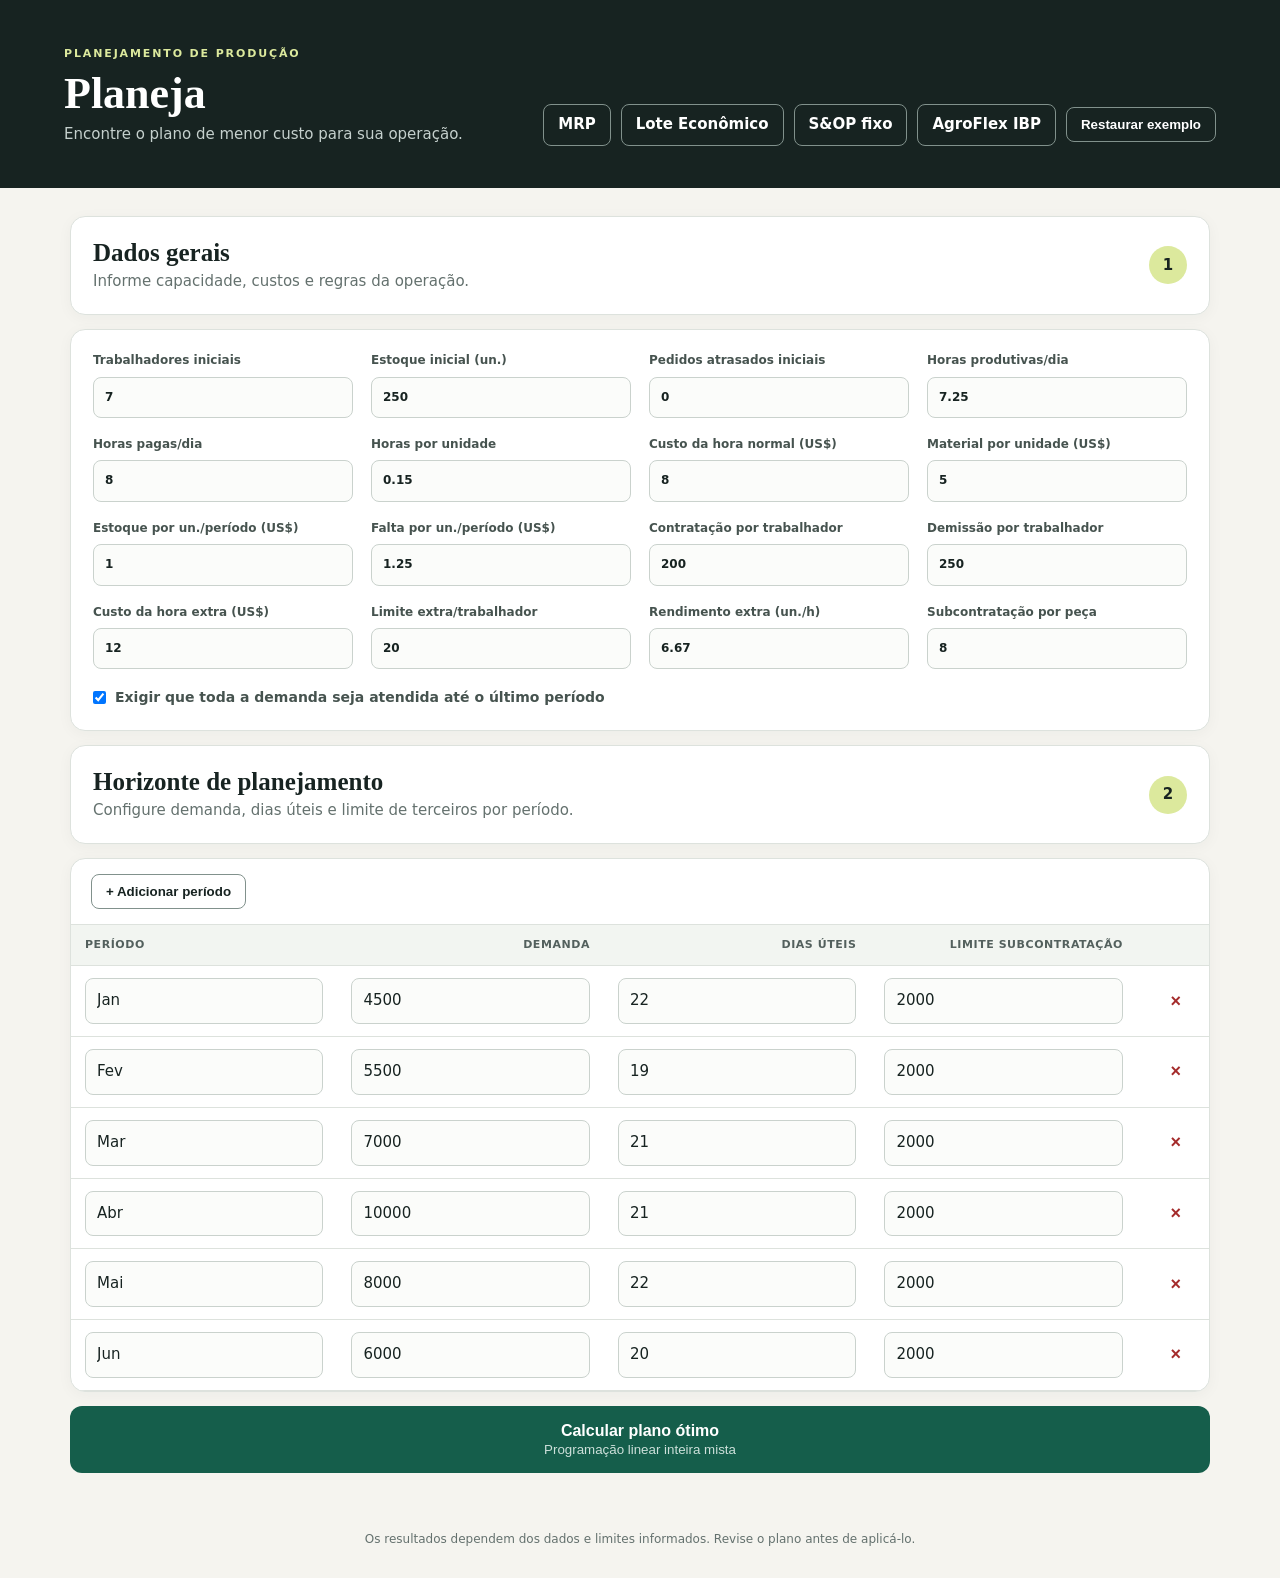
<file: static/index.html>
<!doctype html>
<html lang="pt-BR">
<head>
  <meta charset="utf-8">
  <meta name="viewport" content="width=device-width,initial-scale=1">
  <title>Planeja — Planejamento agregado</title>
  <link rel="stylesheet" href="style.css?v=3">
</head>
<body>
  <header><div><span class="eyebrow">PLANEJAMENTO DE PRODUÇÃO</span><h1>Planeja</h1><p>Encontre o plano de menor custo para sua operação.</p></div><div class="header-actions"><a class="ghost nav-link" href="mrp.html">MRP</a><a class="ghost nav-link" href="eoq.html">Lote Econômico</a><a class="ghost nav-link" href="sop.html">S&OP fixo</a><a class="ghost nav-link" href="ibp.html">AgroFlex IBP</a><button id="example" class="ghost">Restaurar exemplo</button></div></header>
  <main>
    <section class="card intro"><div><h2>Dados gerais</h2><p>Informe capacidade, custos e regras da operação.</p></div><span class="step">1</span></section>
    <form id="planner">
      <section class="card grid fields">
        <label>Trabalhadores iniciais<input name="initial_workers" type="number" min="0" step="1"></label>
        <label>Estoque inicial (un.)<input name="initial_inventory" type="number" min="0" step="any"></label>
        <label>Pedidos atrasados iniciais<input name="initial_backlog" type="number" min="0" step="any"></label>
        <label>Horas produtivas/dia<input name="productive_hours_day" type="number" min="0" step="any"></label>
        <label>Horas pagas/dia<input name="paid_hours_day" type="number" min="0" step="any"></label>
        <label>Horas por unidade<input name="hours_per_unit" type="number" min="0" step="any"></label>
        <label>Custo da hora normal (US$)<input name="regular_hour_cost" type="number" min="0" step="any"></label>
        <label>Material por unidade (US$)<input name="material_unit_cost" type="number" min="0" step="any"></label>
        <label>Estoque por un./período (US$)<input name="holding_unit_cost" type="number" min="0" step="any"></label>
        <label>Falta por un./período (US$)<input name="backlog_unit_cost" type="number" min="0" step="any"></label>
        <label>Contratação por trabalhador<input name="hire_cost" type="number" min="0" step="any"></label>
        <label>Demissão por trabalhador<input name="fire_cost" type="number" min="0" step="any"></label>
        <label>Custo da hora extra (US$)<input name="overtime_hour_cost" type="number" min="0" step="any"></label>
        <label>Limite extra/trabalhador<input name="overtime_limit_worker" type="number" min="0" step="any"></label>
        <label>Rendimento extra (un./h)<input name="overtime_units_hour" type="number" min="0" step="any"></label>
        <label>Subcontratação por peça<input name="subcontract_unit_cost" type="number" min="0" step="any"></label>
        <label class="check"><input name="require_final_service" type="checkbox"> Exigir que toda a demanda seja atendida até o último período</label>
      </section>

      <section class="card intro"><div><h2>Horizonte de planejamento</h2><p>Configure demanda, dias úteis e limite de terceiros por período.</p></div><span class="step">2</span></section>
      <section class="card table-card"><div class="table-actions"><button type="button" id="add" class="ghost">+ Adicionar período</button></div><div class="scroll"><table><thead><tr><th>Período</th><th>Demanda</th><th>Dias úteis</th><th>Limite subcontratação</th><th></th></tr></thead><tbody id="months"></tbody></table></div></section>
      <button class="primary" type="submit"><span>Calcular plano ótimo</span><small>Programação linear inteira mista</small></button>
    </form>

    <section id="results" hidden>
      <section class="card intro"><div><h2>Plano otimizado</h2><p id="result-message"></p></div><span class="step ok">✓</span></section>
      <div id="summary" class="summary"></div>
      <section class="card table-card"><div class="scroll"><table><thead><tr><th>Período</th><th>Equipe</th><th>Contr.</th><th>Dem.</th><th>Produção normal</th><th>Horas extras</th><th>Prod. extra</th><th>Terceiros</th><th>Estoque</th><th>Falta</th><th>Custo</th></tr></thead><tbody id="plan"></tbody></table></div></section>
      <div class="charts">
        <section class="card chart-card"><h2>Custos mensais</h2><p>Custo total de cada período</p><div id="cost-chart" class="chart"></div></section>
        <section class="card chart-card"><h2>Estoque mês a mês</h2><p>Quantidade disponível ao final de cada período</p><div id="inventory-chart" class="chart"></div></section>
      </div>
      <section class="card"><h2>Composição dos custos</h2><div id="costs" class="costs"></div></section>
    </section>
    <div id="error" class="error" hidden></div>
  </main>
  <footer>Os resultados dependem dos dados e limites informados. Revise o plano antes de aplicá-lo.</footer>
  <script src="app.js?v=3"></script>
</body>
</html>
</file>
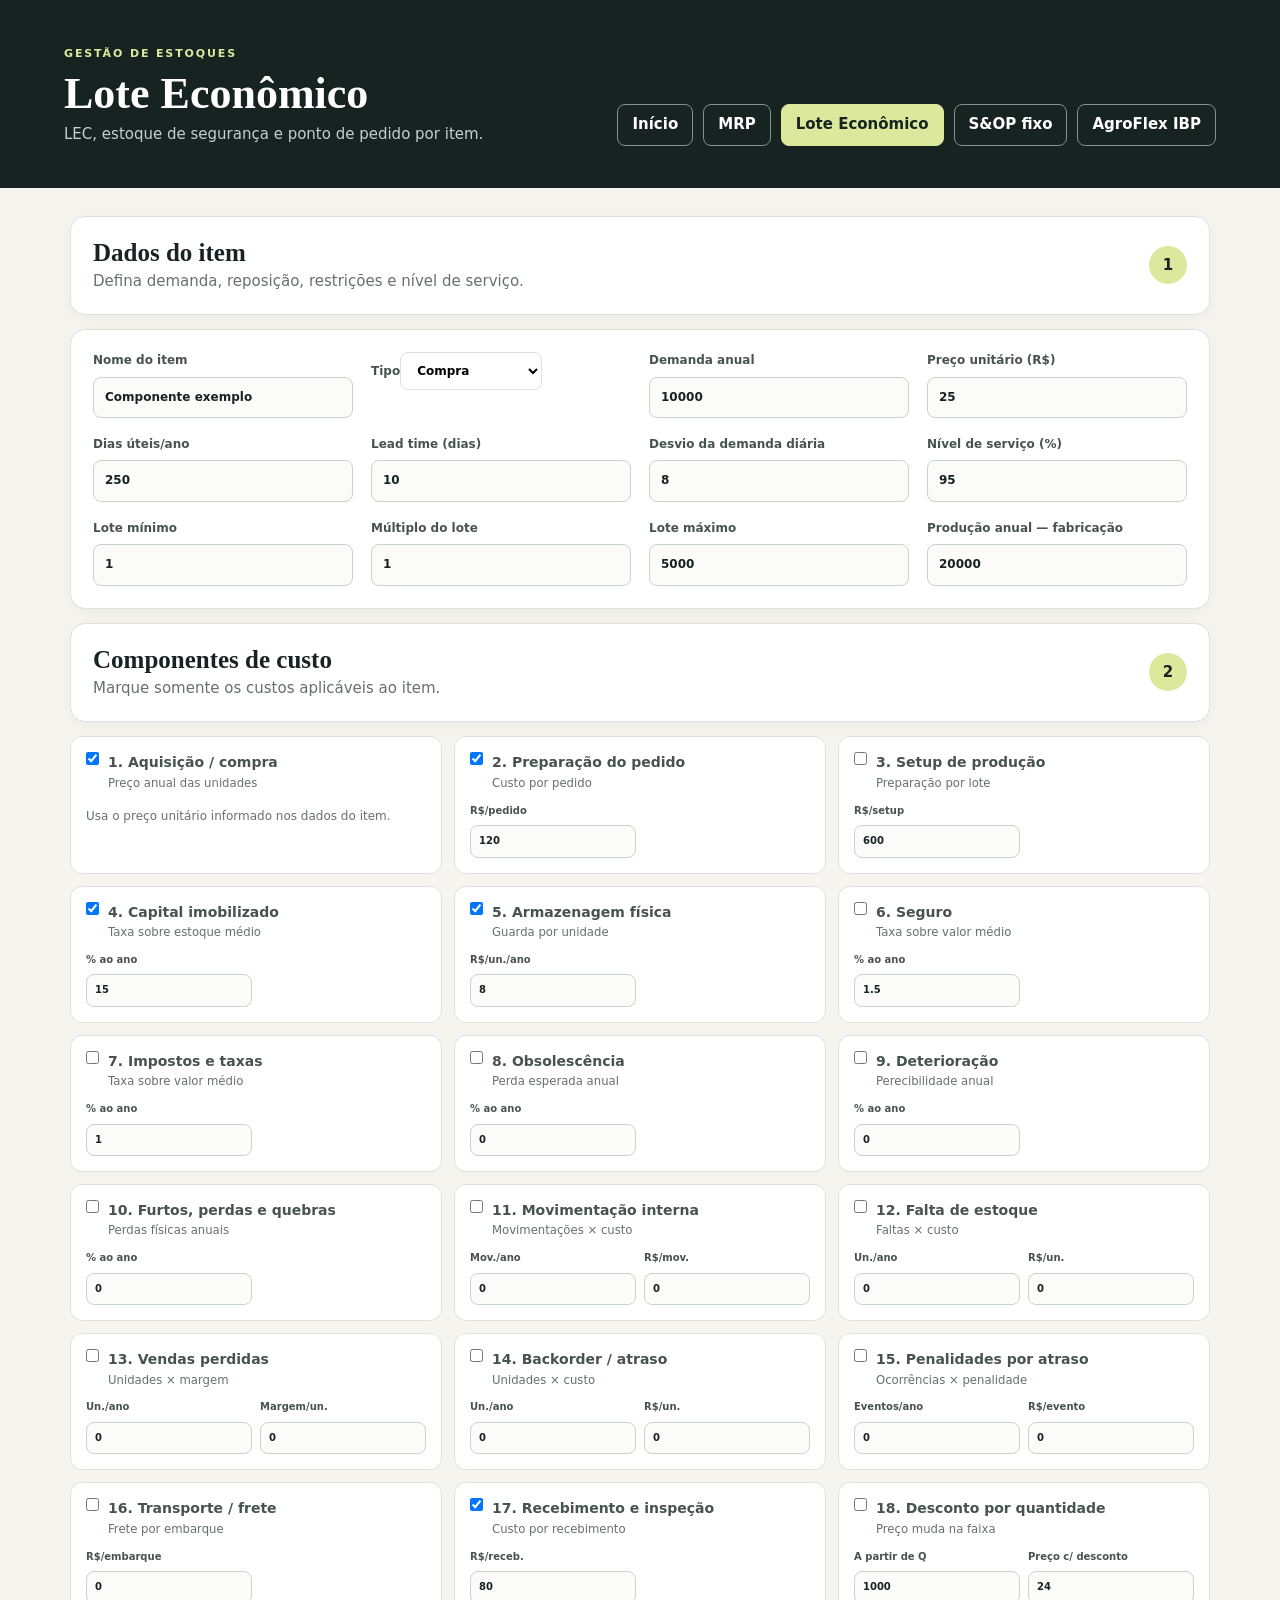
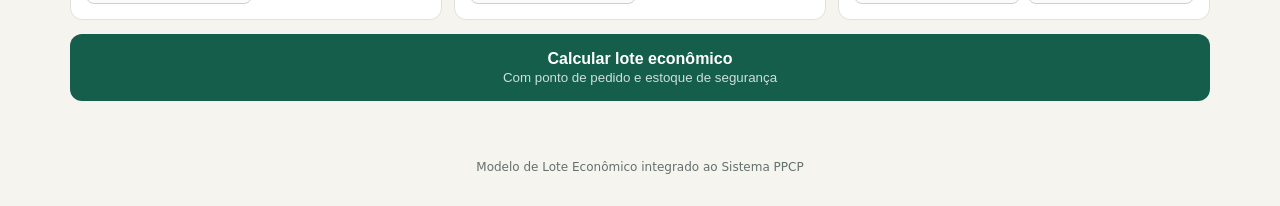
<file: static/eoq.html>
<!doctype html><html lang="pt-BR"><head><meta charset="utf-8"><meta name="viewport" content="width=device-width,initial-scale=1"><title>Lote Econômico — Planeja</title><link rel="stylesheet" href="style.css?v=11"></head><body><header><div><span class="eyebrow">GESTÃO DE ESTOQUES</span><h1>Lote Econômico</h1><p>LEC, estoque de segurança e ponto de pedido por item.</p></div><nav class="header-actions" aria-label="Módulos"><a class="ghost nav-link" href="index.html">Início</a><a class="ghost nav-link" href="mrp.html">MRP</a><a class="ghost nav-link active" href="eoq.html" aria-current="page">Lote Econômico</a><a class="ghost nav-link" href="sop.html">S&OP fixo</a><a class="ghost nav-link" href="ibp.html">AgroFlex IBP</a></nav></header><main>
<section class="card intro"><div><h2>Dados do item</h2><p>Defina demanda, reposição, restrições e nível de serviço.</p></div><span class="step">1</span></section><form id="eoq-form"><section class="card grid fields"><label>Nome do item<input name="item_name" value="Componente exemplo"></label><label>Tipo<select name="item_type"><option>Compra</option><option>Fabricação</option></select></label><label>Demanda anual<input name="annual_demand" type="number" value="10000" min="0"></label><label>Preço unitário (R$)<input name="unit_price" type="number" value="25" min="0"></label><label>Dias úteis/ano<input name="working_days" type="number" value="250" min="1"></label><label>Lead time (dias)<input name="lead_time_days" type="number" value="10" min="0"></label><label>Desvio da demanda diária<input name="daily_demand_sigma" type="number" value="8" min="0"></label><label>Nível de serviço (%)<input name="service_level" type="number" value="95" min="50" max="99.99" step="any"></label><label>Lote mínimo<input name="minimum_lot" type="number" value="1" min="0"></label><label>Múltiplo do lote<input name="lot_multiple" type="number" value="1" min="0.001" step="any"></label><label>Lote máximo<input name="maximum_lot" type="number" value="5000" min="0"></label><label>Produção anual — fabricação<input name="production_rate" type="number" value="20000" min="0"></label></section>
<section class="card intro"><div><h2>Componentes de custo</h2><p>Marque somente os custos aplicáveis ao item.</p></div><span class="step">2</span></section><section id="cost-components" class="cost-components"></section><button class="primary" type="submit"><span>Calcular lote econômico</span><small>Com ponto de pedido e estoque de segurança</small></button></form>
<section id="eoq-results" hidden><section class="card intro"><div><h2>Política recomendada</h2><p id="minimum-test"></p></div><span class="step ok">✓</span></section><div id="eoq-summary" class="summary"></div><div class="charts"><section class="card chart-card chart-wide"><h2>Curva de custos que variam com o lote</h2><p>O gráfico separa o custo de reposição, o custo de manutenção e a soma dos dois.</p><div class="chart-legend"><span><i class="legend-total"></i>Custo relevante total</span><span><i class="legend-order"></i>Reposição</span><span><i class="legend-holding"></i>Manutenção</span><span><i class="legend-optimum"></i>Lote ótimo</span></div><div id="eoq-chart" class="chart eoq-curve"></div><div class="chart-guide"><strong>Como ler:</strong><span><b>← Esquerda:</b> lotes pequenos, mais pedidos por ano e maior custo de reposição.</span><span><b>Centro:</b> encontro econômico entre pedir e manter estoque.</span><span><b>Direita →:</b> lotes grandes, estoque médio maior e maior custo de manutenção.</span></div><p class="note">O eixo horizontal representa unidades por lote. O eixo vertical representa R$ por ano. Aquisição e outros custos anuais constantes aparecem na composição abaixo, mas não entram nesta escala porque não mudam com o tamanho do lote.</p></section></div><section class="card"><h2>Composição do custo anual</h2><div id="eoq-costs" class="costs"></div><p id="eoq-assumption" class="note"></p></section></section><div id="error" class="error" hidden></div></main><footer>Modelo de Lote Econômico integrado ao Sistema PPCP</footer><script src="eoq.js?v=12"></script></body></html>
</file>
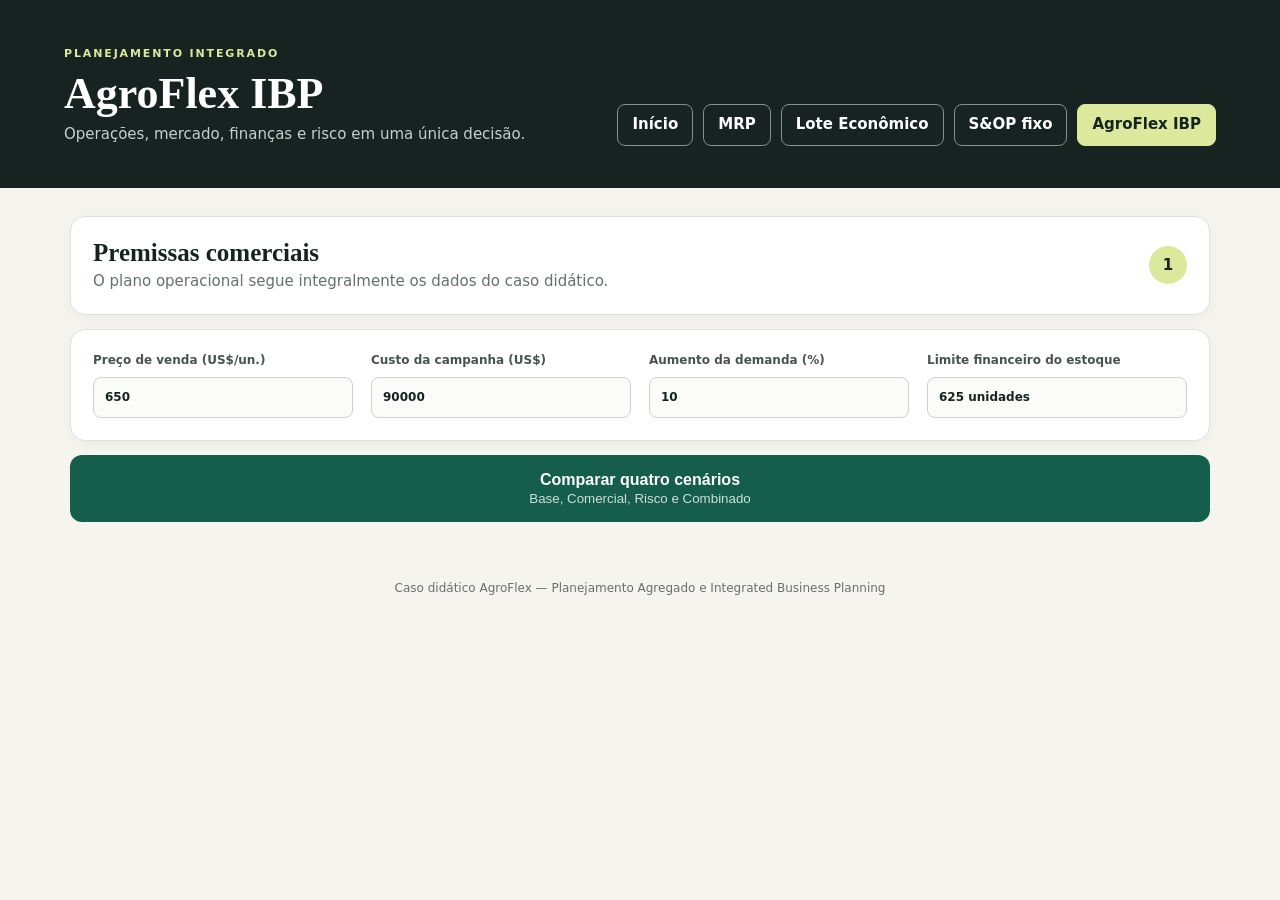
<file: static/ibp.html>
<!doctype html><html lang="pt-BR"><head><meta charset="utf-8"><meta name="viewport" content="width=device-width,initial-scale=1"><title>AgroFlex IBP — Planeja</title><link rel="stylesheet" href="style.css?v=9"></head><body>
<header><div><span class="eyebrow">PLANEJAMENTO INTEGRADO</span><h1>AgroFlex IBP</h1><p>Operações, mercado, finanças e risco em uma única decisão.</p></div><nav class="header-actions" aria-label="Módulos"><a class="ghost nav-link" href="index.html">Início</a><a class="ghost nav-link" href="mrp.html">MRP</a><a class="ghost nav-link" href="eoq.html">Lote Econômico</a><a class="ghost nav-link" href="sop.html">S&OP fixo</a><a class="ghost nav-link active" href="ibp.html" aria-current="page">AgroFlex IBP</a></nav></header>
<main><section class="card intro"><div><h2>Premissas comerciais</h2><p>O plano operacional segue integralmente os dados do caso didático.</p></div><span class="step">1</span></section>
<form id="ibp-form"><section class="card grid fields"><label>Preço de venda (US$/un.)<input name="sale_price" type="number" value="650" min="0"></label><label>Custo da campanha (US$)<input name="campaign_cost" type="number" value="90000" min="0"></label><label>Aumento da demanda (%)<input name="campaign_increase" type="number" value="10" min="0"></label><label>Limite financeiro do estoque<input value="625 unidades" disabled></label></section><button class="primary" type="submit"><span>Comparar quatro cenários</span><small>Base, Comercial, Risco e Combinado</small></button></form>
<section id="ibp-results" hidden><section class="card intro"><div><h2>Comparação executiva</h2><p id="recommendation"></p></div><span class="step ok">✓</span></section><div id="scenario-cards" class="scenario-cards"></div><section class="card table-card"><div class="scroll"><table><thead><tr><th>Cenário</th><th>Demanda</th><th>Custo operacional</th><th>Receita</th><th>Campanha</th><th>Resultado econômico</th><th>Estoque máximo</th><th>Falta máxima</th><th>Contratações</th><th>Horas extras</th><th>Terceiros</th></tr></thead><tbody id="comparison"></tbody></table></div></section><section class="card"><div class="scenario-head"><div><h2>Plano mensal</h2><p>Selecione o cenário para examinar as decisões.</p></div><select id="scenario-select"></select></div><div class="scroll"><table><thead><tr><th>Mês</th><th>Demanda</th><th>Equipe</th><th>Contr.</th><th>Dem.</th><th>Prod. normal</th><th>HE (h)</th><th>Terceiros</th><th>Estoque</th><th>Falta</th><th>Custo</th></tr></thead><tbody id="monthly"></tbody></table></div></section></section><div id="error" class="error" hidden></div></main><footer>Caso didático AgroFlex — Planejamento Agregado e Integrated Business Planning</footer><script src="ibp.js?v=4"></script></body></html>
</file>
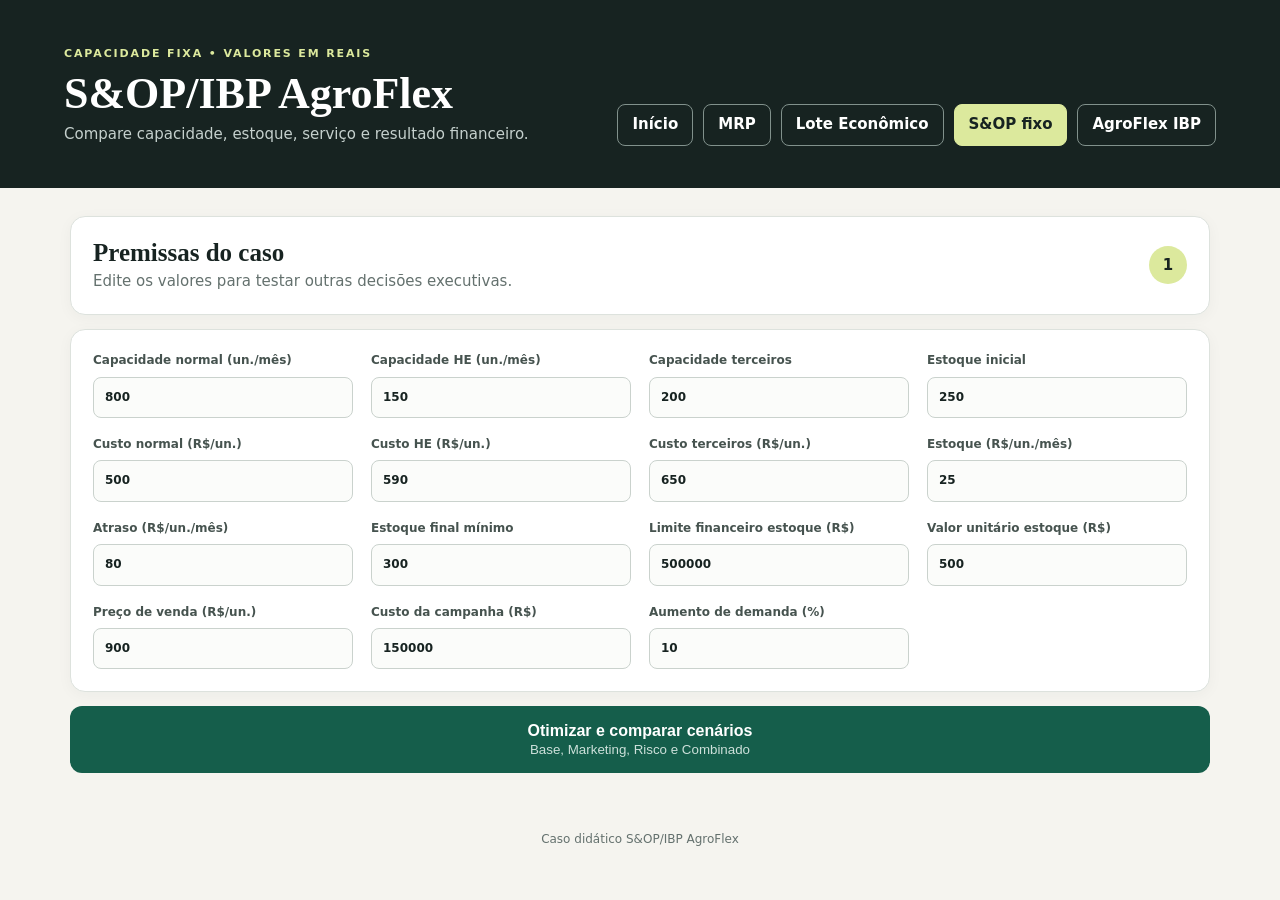
<file: static/sop.html>
<!doctype html><html lang="pt-BR"><head><meta charset="utf-8"><meta name="viewport" content="width=device-width,initial-scale=1"><title>S&OP/IBP AgroFlex</title><link rel="stylesheet" href="style.css?v=11"></head><body><header><div><span class="eyebrow">CAPACIDADE FIXA • VALORES EM REAIS</span><h1>S&OP/IBP AgroFlex</h1><p>Compare capacidade, estoque, serviço e resultado financeiro.</p></div><nav class="header-actions" aria-label="Módulos"><a class="ghost nav-link" href="index.html">Início</a><a class="ghost nav-link" href="mrp.html">MRP</a><a class="ghost nav-link" href="eoq.html">Lote Econômico</a><a class="ghost nav-link active" href="sop.html" aria-current="page">S&OP fixo</a><a class="ghost nav-link" href="ibp.html">AgroFlex IBP</a></nav></header><main>
<section class="card intro"><div><h2>Premissas do caso</h2><p>Edite os valores para testar outras decisões executivas.</p></div><span class="step">1</span></section>
<form id="sop-form"><section class="card grid fields">
<label>Capacidade normal (un./mês)<input name="normal_capacity" type="number" value="800" min="0"></label><label>Capacidade HE (un./mês)<input name="overtime_capacity" type="number" value="150" min="0"></label><label>Capacidade terceiros<input name="outsource_capacity" type="number" value="200" min="0"></label><label>Estoque inicial<input name="initial_inventory" type="number" value="250" min="0"></label>
<label>Custo normal (R$/un.)<input name="normal_cost" type="number" value="500" min="0"></label><label>Custo HE (R$/un.)<input name="overtime_cost" type="number" value="590" min="0"></label><label>Custo terceiros (R$/un.)<input name="outsource_cost" type="number" value="650" min="0"></label><label>Estoque (R$/un./mês)<input name="holding_cost" type="number" value="25" min="0"></label>
<label>Atraso (R$/un./mês)<input name="backlog_cost" type="number" value="80" min="0"></label><label>Estoque final mínimo<input name="final_inventory" type="number" value="300" min="0"></label><label>Limite financeiro estoque (R$)<input name="stock_limit_value" type="number" value="500000" min="0"></label><label>Valor unitário estoque (R$)<input name="inventory_unit_value" type="number" value="500" min="1"></label>
<label>Preço de venda (R$/un.)<input name="sale_price" type="number" value="900" min="0"></label><label>Custo da campanha (R$)<input name="campaign_cost" type="number" value="150000" min="0"></label><label>Aumento de demanda (%)<input name="campaign_increase" type="number" value="10" min="0"></label></section><button class="primary" type="submit"><span>Otimizar e comparar cenários</span><small>Base, Marketing, Risco e Combinado</small></button></form>
<section id="sop-results" hidden><section class="card intro"><div><h2>Resultado executivo</h2><p id="sop-recommendation"></p></div><span class="step ok">✓</span></section><div id="sop-cards" class="scenario-cards"></div><section class="card table-card"><div class="scroll"><table><thead><tr><th>Cenário</th><th>Demanda</th><th>Custo</th><th>Receita</th><th>Campanha</th><th>Resultado</th><th>Utilização normal</th><th>Estoque máx.</th><th>Backlog máx.</th></tr></thead><tbody id="sop-comparison"></tbody></table></div></section><section class="card"><div class="scenario-head"><div><h2>Plano mensal otimizado</h2><p id="sop-assumption"></p></div><select id="sop-select"></select></div><div class="scroll"><table><thead><tr><th>Mês</th><th>Demanda</th><th>Normal</th><th>Utilização</th><th>HE</th><th>Terceiros</th><th>Estoque</th><th>Atraso</th><th>Custo</th></tr></thead><tbody id="sop-monthly"></tbody></table></div></section><div class="charts"><section class="card chart-card"><h2>Custo mensal</h2><p>Custo operacional do plano em cada mês</p><div id="sop-cost-chart" class="chart"></div></section><section class="card chart-card"><h2>Receita mensal</h2><p>Demanda mensal multiplicada pelo preço de venda</p><div id="sop-revenue-chart" class="chart revenue-chart"></div></section><section class="card chart-card chart-wide"><h2>Resultado mensal</h2><p>Receita menos custo operacional; a campanha é contabilizada em maio</p><div id="sop-result-chart" class="chart result-chart"></div></section></div></section><div id="error" class="error" hidden></div></main><footer>Caso didático S&OP/IBP AgroFlex</footer><script src="sop.js?v=8"></script></body></html>
</file>
<file: static/style.css>
:root{--ink:#172321;--muted:#64716e;--paper:#f5f4ef;--card:#fff;--green:#155e4b;--lime:#dce99d;--line:#dde2dd;--red:#a42b2b}*{box-sizing:border-box}body{margin:0;background:var(--paper);color:var(--ink);font:15px/1.45 system-ui,-apple-system,Segoe UI,sans-serif}header{background:var(--ink);color:#fff;padding:42px max(5vw,24px);display:flex;align-items:end;justify-content:space-between}header h1{font:700 44px/1 Georgia,serif;margin:8px 0}header p{margin:0;color:#c5d0cd}.eyebrow{color:var(--lime);font-size:11px;letter-spacing:.17em;font-weight:700}main{max-width:1180px;margin:28px auto;padding:0 20px}.card{background:var(--card);border:1px solid var(--line);border-radius:15px;padding:22px;margin:14px 0;box-shadow:0 3px 15px #25332d0a}.intro{display:flex;justify-content:space-between;align-items:center}.intro h2,.card h2{font:700 25px Georgia,serif;margin:0 0 4px}.intro p{margin:0;color:var(--muted)}.step{background:var(--lime);border-radius:50%;display:grid;place-items:center;width:38px;height:38px;font-weight:800}.step.ok{background:var(--green);color:#fff}.grid{display:grid;grid-template-columns:repeat(4,1fr);gap:18px}label{font-size:12px;font-weight:700;color:#46534f}input{display:block;width:100%;margin-top:7px;padding:11px;border:1px solid #cad2cd;border-radius:8px;color:var(--ink);background:#fbfcfa;font:inherit}input:focus{outline:2px solid #8aa896;border-color:transparent}.check{grid-column:1/-1;display:flex;align-items:center;font-size:14px}.check input{width:auto;margin:0 9px 0 0}.table-card{padding:0;overflow:hidden}.table-actions{padding:15px 20px;border-bottom:1px solid var(--line)}.scroll{overflow:auto}table{border-collapse:collapse;width:100%;white-space:nowrap}th,td{padding:12px 14px;border-bottom:1px solid var(--line);text-align:right}th:first-child,td:first-child{text-align:left}th{background:#f2f5f1;color:#53605d;font-size:11px;text-transform:uppercase;letter-spacing:.05em}td input{margin:0;min-width:110px}.ghost,.remove{border:1px solid #81918c;background:transparent;color:inherit;border-radius:8px;padding:9px 14px;font-weight:700;cursor:pointer}.remove{color:var(--red);border:0;font-size:18px}.primary{width:100%;border:0;border-radius:12px;background:var(--green);color:white;padding:16px;cursor:pointer;font-weight:800;font-size:16px}.primary small{display:block;font-weight:400;color:#cde0da;margin-top:2px}.primary:disabled{opacity:.6}.summary{display:grid;grid-template-columns:repeat(4,1fr);gap:12px}.metric{background:var(--ink);color:white;padding:18px;border-radius:12px}.metric span{display:block;color:#aebdb9;font-size:12px}.metric strong{display:block;font:700 24px Georgia,serif;margin-top:5px}.costs{display:grid;grid-template-columns:repeat(4,1fr);gap:12px}.cost{padding:12px;background:#f3f5f1;border-radius:9px}.cost span{color:var(--muted);font-size:12px}.cost strong{display:block;margin-top:3px}.error{position:fixed;bottom:20px;left:50%;transform:translateX(-50%);max-width:700px;background:#8d2424;color:white;padding:15px 20px;border-radius:10px;box-shadow:0 5px 25px #0003}footer{text-align:center;padding:30px;color:var(--muted);font-size:12px}@media(max-width:850px){.grid{grid-template-columns:repeat(2,1fr)}.summary,.costs{grid-template-columns:repeat(2,1fr)}}@media(max-width:520px){header{align-items:start;gap:20px;flex-direction:column}.grid{grid-template-columns:1fr}.summary,.costs{grid-template-columns:1fr}}
.charts{display:grid;grid-template-columns:1fr 1fr;gap:14px}.chart-card{min-width:0}.chart-card h2{margin-bottom:2px}.chart-card>p{margin:0 0 18px;color:var(--muted);font-size:12px}.chart{min-height:260px;width:100%;overflow:hidden}.chart svg{display:block;width:100%;height:auto}.chart .gridline{stroke:#e3e7e3;stroke-width:1}.chart .axis-label{fill:#66726f;font-size:11px}.chart .value-label{fill:#24312e;font-size:10px;font-weight:700}.chart .bar{fill:var(--green)}.chart .bar:hover{fill:#238068}.chart .area{fill:#dce99d99}.chart .line{fill:none;stroke:var(--green);stroke-width:3;stroke-linejoin:round;stroke-linecap:round}.chart .dot{fill:#fff;stroke:var(--green);stroke-width:3}@media(max-width:850px){.charts{grid-template-columns:1fr}}@media(max-width:520px){.chart .value-label{display:none}}
.header-actions{display:flex;gap:10px}.nav-link{text-decoration:none;display:inline-block}.scenario-cards{display:grid;grid-template-columns:repeat(4,1fr);gap:12px}.scenario{background:#fff;border:1px solid var(--line);border-radius:12px;padding:18px}.scenario span,.scenario small{display:block;color:var(--muted)}.scenario strong{display:block;font:700 21px Georgia,serif;margin:8px 0}.scenario.recommended{background:var(--ink);color:#fff;border-color:var(--ink)}.scenario.recommended span,.scenario.recommended small{color:#bdd0ca}.scenario-head{display:flex;align-items:center;justify-content:space-between;margin-bottom:16px}.scenario-head p{margin:0;color:var(--muted)}select{padding:10px 35px 10px 12px;border:1px solid var(--line);border-radius:8px;background:#fff;font:inherit}@media(max-width:850px){.scenario-cards{grid-template-columns:repeat(2,1fr)}}@media(max-width:520px){.scenario-cards{grid-template-columns:1fr}.header-actions{flex-direction:column}.scenario-head{align-items:start;gap:12px;flex-direction:column}}
.mrp-controls{display:grid;grid-template-columns:2fr repeat(3,1fr);gap:14px;align-items:end}.mrp-controls .primary{height:48px}.mrp-controls label:first-child{grid-column:1/-1}#items input,#items select,#bom input,#bom select{min-width:95px;width:100%;margin:0;padding:8px}#items td,#bom td{padding:7px}#record th:first-child{position:sticky;left:0;background:#f2f5f1;z-index:1}#record td{min-width:90px}@media(max-width:850px){.mrp-controls{grid-template-columns:1fr 1fr}.mrp-controls label:first-child{grid-column:1/-1}}@media(max-width:520px){.mrp-controls{grid-template-columns:1fr}.mrp-controls label:first-child{grid-column:auto}}
.revenue-chart .bar{fill:#8aa23c}.revenue-chart .bar:hover{fill:#6f872d}
.chart-wide{grid-column:1/-1}.result-chart .bar{fill:#287d65}.result-chart .bar.negative{fill:#b34b4b}.result-chart .zero-line{stroke:#34433f;stroke-width:1.5}
.nav-link.active{background:var(--lime);border-color:var(--lime);color:var(--ink)}header .header-actions{align-items:center;justify-content:flex-end;flex-wrap:wrap}
.inline-actions{display:flex;gap:9px;flex-wrap:wrap}
.cost-components{display:grid;grid-template-columns:repeat(3,1fr);gap:12px;margin:14px 0}.cost-option{background:#fff;border:1px solid var(--line);border-radius:12px;padding:15px}.cost-option .check{align-items:flex-start}.cost-option .check span{display:block}.cost-option small{display:block;color:var(--muted);font-weight:400;margin-top:2px}.cost-inputs{display:grid;grid-template-columns:1fr 1fr;gap:8px;margin-top:12px}.cost-inputs label{font-size:10px}.cost-inputs input{padding:8px}.note{color:var(--muted);font-size:12px;margin:16px 0 0}@media(max-width:900px){.cost-components{grid-template-columns:repeat(2,1fr)}}@media(max-width:560px){.cost-components{grid-template-columns:1fr}.cost-inputs{grid-template-columns:1fr}}
.chart-legend{display:flex;gap:18px;flex-wrap:wrap;margin:8px 0 16px;color:var(--muted);font-size:12px}.chart-legend span{display:flex;align-items:center;gap:6px}.chart-legend i{display:inline-block;width:24px;height:4px;border-radius:2px}.legend-total{background:#155e4b}.legend-order{background:#b8792c}.legend-holding{background:#718c24}.legend-optimum{background:#8b3e3e}.eoq-curve .cost-line{fill:none;stroke-width:3;stroke-linecap:round;stroke-linejoin:round}.eoq-curve .total-line{stroke:#155e4b;stroke-width:4}.eoq-curve .order-line{stroke:#b8792c}.eoq-curve .holding-line{stroke:#718c24}.eoq-curve .optimum-line{stroke:#8b3e3e;stroke-width:2;stroke-dasharray:7 5}.eoq-curve .optimum-dot{fill:#fff;stroke:#8b3e3e;stroke-width:4}.eoq-curve .axis-title{fill:#35413e;font-size:12px;font-weight:700}.chart-guide{display:grid;grid-template-columns:auto repeat(3,1fr);gap:12px;align-items:center;background:#f3f5f1;border-radius:10px;padding:14px;font-size:12px}.chart-guide span{border-left:2px solid var(--line);padding-left:12px;color:var(--muted)}@media(max-width:750px){.chart-guide{grid-template-columns:1fr}.chart-guide span{border-left:0;padding-left:0}}
</file>
